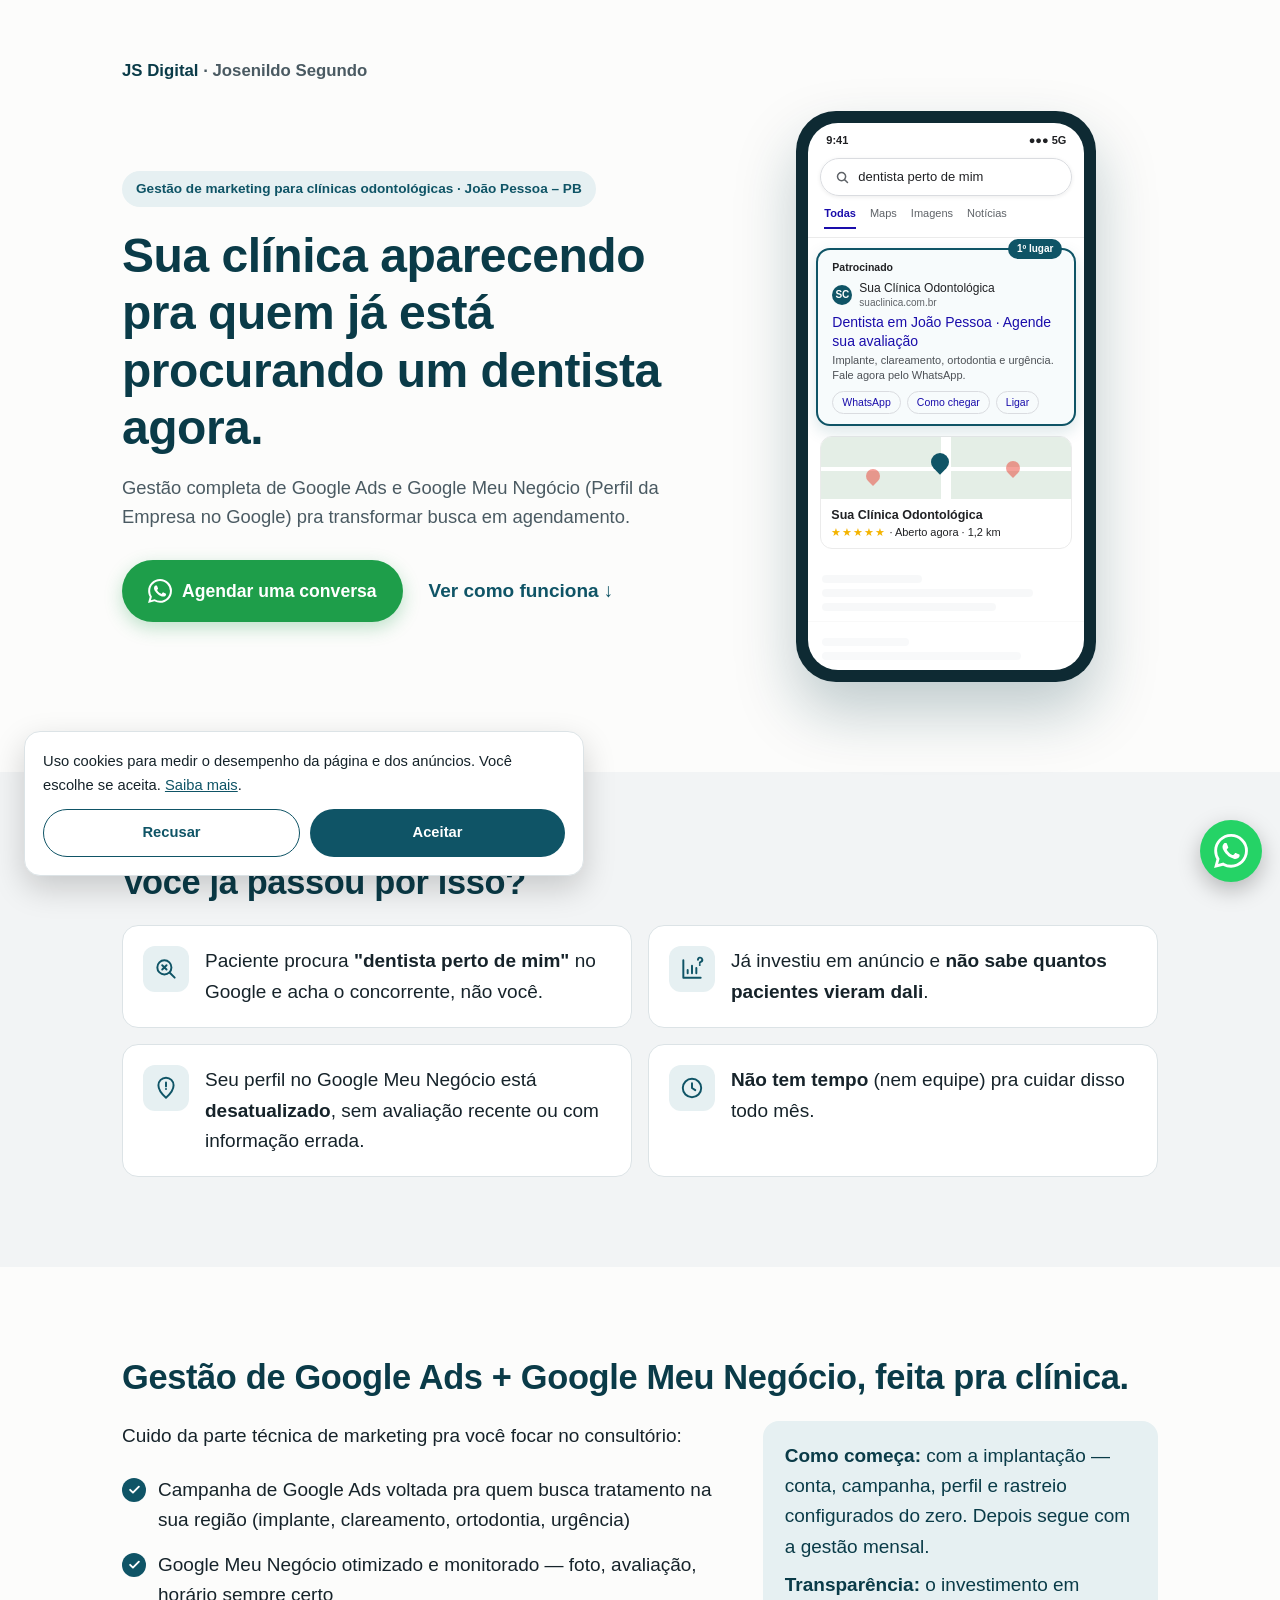
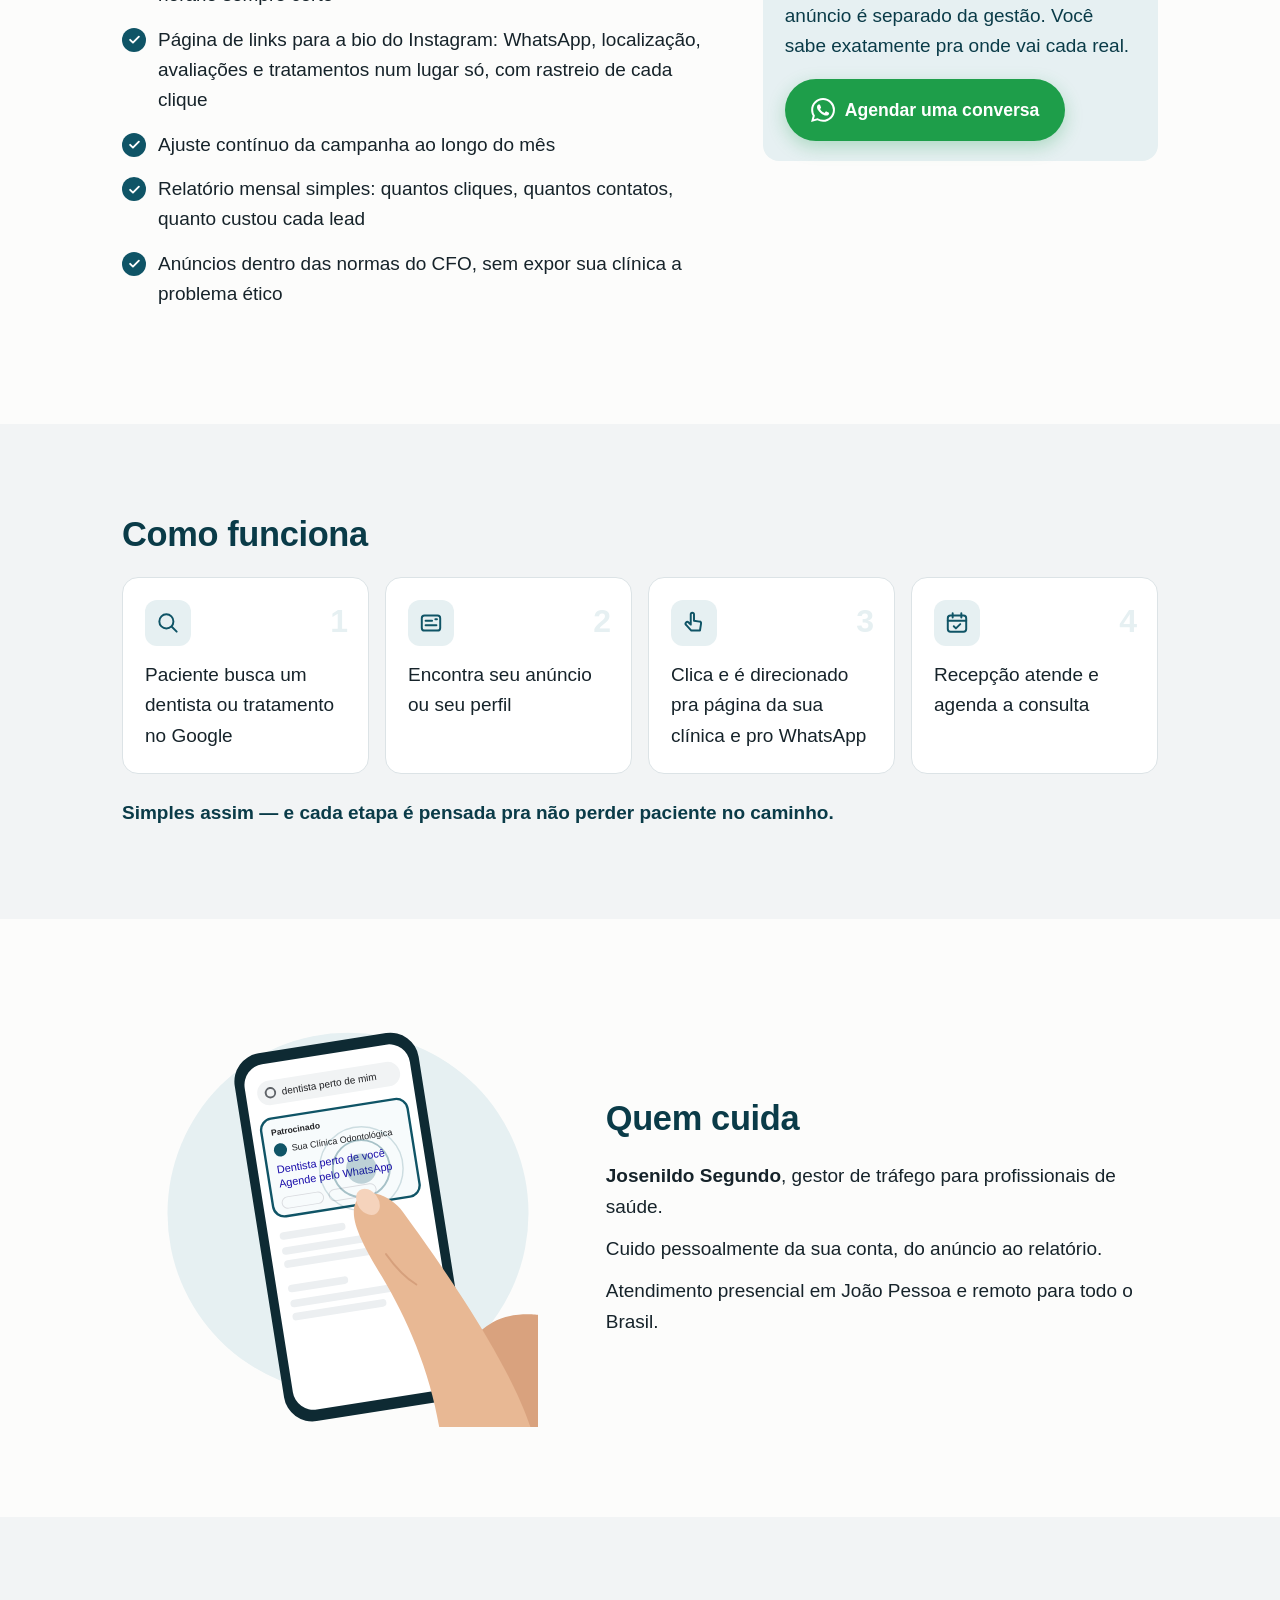
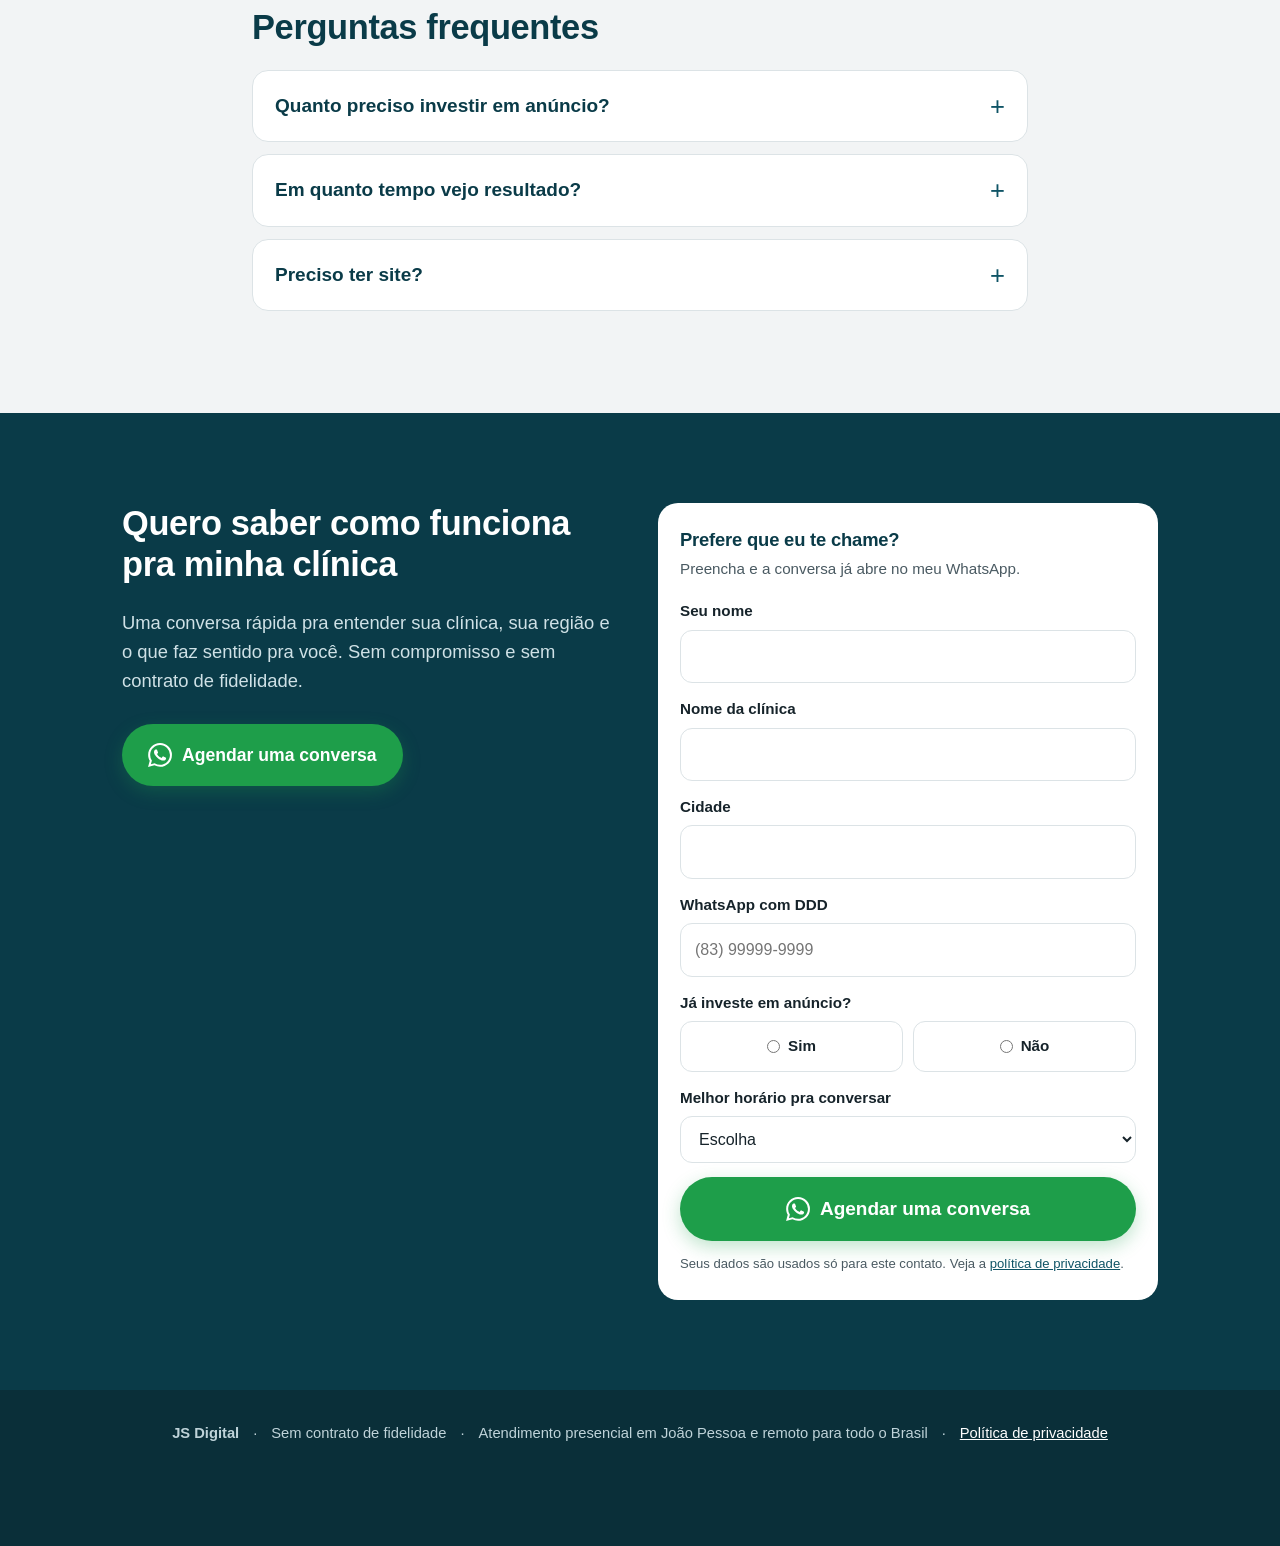
<file: index.html>
<!DOCTYPE html>
<html lang="pt-BR">
<head>
<meta charset="utf-8">
<meta name="viewport" content="width=device-width, initial-scale=1">
<title>JS Digital · Google Ads e Google Meu Negócio para clínicas odontológicas</title>
<meta name="description" content="Gestão completa de Google Ads e Google Meu Negócio para clínicas odontológicas. Sua clínica aparecendo pra quem já está procurando um dentista agora. João Pessoa e todo o Brasil.">
<link rel="canonical" href="https://ekoversobr.github.io/ekodigital/">
<meta property="og:title" content="Sua clínica aparecendo pra quem já está procurando um dentista agora">
<meta property="og:description" content="Gestão de Google Ads e Google Meu Negócio para clínicas odontológicas · JS Digital">
<meta property="og:type" content="website">
<meta property="og:url" content="https://ekoversobr.github.io/ekodigital/">
<meta name="theme-color" content="#0F5466">
<link rel="icon" href="data:image/svg+xml,%3Csvg xmlns='http://www.w3.org/2000/svg' viewBox='0 0 64 64'%3E%3Crect width='64' height='64' rx='14' fill='%230F5466'/%3E%3Ctext x='32' y='42' font-family='Arial' font-weight='800' font-size='26' fill='white' text-anchor='middle'%3EJS%3C/text%3E%3C/svg%3E">
<link rel="stylesheet" href="assets/style.css">

<!-- Consent Mode v2: tudo negado até o visitante escolher -->
<script>
window.dataLayer=window.dataLayer||[];function gtag(){dataLayer.push(arguments);}
gtag('consent','default',{ad_storage:'denied',ad_user_data:'denied',ad_personalization:'denied',analytics_storage:'denied',wait_for_update:500});
gtag('set','ads_data_redaction',true);gtag('set','url_passthrough',true);
try{if(localStorage.getItem('jsd_consent')==='granted'){gtag('consent','update',{ad_storage:'granted',ad_user_data:'granted',ad_personalization:'granted',analytics_storage:'granted'});}}catch(e){}
</script>
<!-- Google Tag Manager (trocar GTM-XXXXXXX) -->
<script>(function(w,d,s,l,i){w[l]=w[l]||[];w[l].push({'gtm.start':new Date().getTime(),event:'gtm.js'});var f=d.getElementsByTagName(s)[0],j=d.createElement(s),dl=l!='dataLayer'?'&l='+l:'';j.async=true;j.src='https://www.googletagmanager.com/gtm.js?id='+i+dl;f.parentNode.insertBefore(j,f);})(window,document,'script','dataLayer','GTM-XXXXXXX');</script>
</head>
<body>
<noscript><iframe src="https://www.googletagmanager.com/ns.html?id=GTM-XXXXXXX" height="0" width="0" style="display:none;visibility:hidden"></iframe></noscript>

<!-- ================= TOPO ================= -->
<section class="hero" data-secao="topo" id="topo">
  <div class="wrap">
    <div class="marca">JS Digital <span>· Josenildo Segundo</span></div>
    <div class="hero-grid" style="margin-top:26px">
      <div>
        <span class="selo">Gestão de marketing para clínicas odontológicas · João Pessoa – PB</span>
        <h1>Sua clínica aparecendo pra quem já está procurando um dentista agora.</h1>
        <p class="sub">Gestão completa de Google Ads e Google Meu Negócio (Perfil da Empresa no Google) pra transformar busca em agendamento.</p>
        <div class="hero-ctas">
          <a class="btn-zap" data-cta="agendar_conversa" target="_blank" rel="noopener"
             href="https://wa.me/5583996224306?text=Ol%C3%A1!%20Quero%20saber%20como%20funciona%20a%20gest%C3%A3o%20para%20minha%20cl%C3%ADnica">
            <svg viewBox="0 0 24 24" fill="#fff" aria-hidden="true"><use href="#zap"/></svg>
            Agendar uma conversa
          </a>
          <a class="btn-sec" href="#como-funciona" data-cta="ver_como_funciona">Ver como funciona ↓</a>
        </div>
      </div>

      <!-- Mockup: busca "dentista perto de mim" com a clínica em 1º -->
      <div aria-label="Ilustração: celular com a busca 'dentista perto de mim' e a sua clínica em primeiro lugar" role="img">
        <div class="celular">
          <div class="tela">
            <div class="status"><span>9:41</span><span>●●● 5G</span></div>
            <div class="busca">
              <svg viewBox="0 0 24 24" fill="none" stroke="#5f6368" stroke-width="2.4" stroke-linecap="round"><circle cx="10.5" cy="10.5" r="6.5"/><path d="M15.5 15.5L20 20"/></svg>
              dentista perto de mim
            </div>
            <div class="abas"><b>Todas</b><span>Maps</span><span>Imagens</span><span>Notícias</span></div>
            <div class="res destaque">
              <span class="tag-1">1º lugar</span>
              <div class="patro">Patrocinado</div>
              <div class="site"><span class="fav">SC</span><span>Sua Clínica Odontológica<small>suaclinica.com.br</small></span></div>
              <div class="titulo-res">Dentista em João Pessoa · Agende sua avaliação</div>
              <div class="desc">Implante, clareamento, ortodontia e urgência. Fale agora pelo WhatsApp.</div>
              <div class="chips"><span>WhatsApp</span><span>Como chegar</span><span>Ligar</span></div>
            </div>
            <div class="mapa">
              <div class="mapa-img"><i class="pin p1"></i><i class="pin p2"></i><i class="pin p3"></i></div>
              <div class="mapa-info"><b>Sua Clínica Odontológica</b><br><span class="estrelas">★★★★★</span> · Aberto agora · 1,2 km</div>
            </div>
            <div class="res apagado"><div class="linha" style="width:40%"></div><div class="linha" style="width:85%"></div><div class="linha" style="width:70%"></div></div>
            <div class="res apagado" style="border:0"><div class="linha" style="width:35%"></div><div class="linha" style="width:80%"></div></div>
          </div>
        </div>
      </div>
    </div>
  </div>
</section>

<!-- ================= DORES ================= -->
<section class="cinza" data-secao="dores" id="dores">
  <div class="wrap">
    <h2>Você já passou por isso?</h2>
    <div class="dores">
      <div class="dor">
        <span class="ico"><svg viewBox="0 0 24 24" fill="none" stroke="currentColor" stroke-width="1.8" stroke-linecap="round" stroke-linejoin="round"><circle cx="10.5" cy="10.5" r="6.5"/><path d="M15.5 15.5L20 20M8.5 8.5l4 4M12.5 8.5l-4 4"/></svg></span>
        <p>Paciente procura <b>"dentista perto de mim"</b> no Google e acha o concorrente, não você.</p>
      </div>
      <div class="dor">
        <span class="ico"><svg viewBox="0 0 24 24" fill="none" stroke="currentColor" stroke-width="1.8" stroke-linecap="round" stroke-linejoin="round"><path d="M4 20V4M4 20h16"/><path d="M8 16v-3M12 16V9M16 16v-5"/><path d="M17.5 3.5a2 2 0 1 1 2.6 1.9c-.6.2-.9.6-.9 1.1M19.2 8.3h.01"/></svg></span>
        <p>Já investiu em anúncio e <b>não sabe quantos pacientes vieram dali</b>.</p>
      </div>
      <div class="dor">
        <span class="ico"><svg viewBox="0 0 24 24" fill="none" stroke="currentColor" stroke-width="1.8" stroke-linecap="round" stroke-linejoin="round"><path d="M12 21s-7-6.1-7-11.5A7 7 0 0 1 19 9.5C19 14.9 12 21 12 21z"/><path d="M12 7v3.5M12 13h.01"/></svg></span>
        <p>Seu perfil no Google Meu Negócio está <b>desatualizado</b>, sem avaliação recente ou com informação errada.</p>
      </div>
      <div class="dor">
        <span class="ico"><svg viewBox="0 0 24 24" fill="none" stroke="currentColor" stroke-width="1.8" stroke-linecap="round" stroke-linejoin="round"><circle cx="12" cy="12" r="8.5"/><path d="M12 7.5V12l3 2"/></svg></span>
        <p><b>Não tem tempo</b> (nem equipe) pra cuidar disso todo mês.</p>
      </div>
    </div>
  </div>
</section>

<!-- ================= SOLUÇÃO ================= -->
<section data-secao="solucao" id="solucao">
  <div class="wrap">
    <h2>Gestão de Google Ads + Google Meu Negócio, feita pra clínica.</h2>
    <div class="solucao-grid">
      <div>
        <p>Cuido da parte técnica de marketing pra você focar no consultório:</p>
        <ul class="lista">
          <li>Campanha de Google Ads voltada pra quem busca tratamento na sua região (implante, clareamento, ortodontia, urgência)</li>
          <li>Google Meu Negócio otimizado e monitorado — foto, avaliação, horário sempre certo</li>
          <li>Página de links para a bio do Instagram: WhatsApp, localização, avaliações e tratamentos num lugar só, com rastreio de cada clique</li>
          <li>Ajuste contínuo da campanha ao longo do mês</li>
          <li>Relatório mensal simples: quantos cliques, quantos contatos, quanto custou cada lead</li>
          <li>Anúncios dentro das normas do CFO, sem expor sua clínica a problema ético</li>
        </ul>
      </div>
      <div class="nota">
        <p><b>Como começa:</b> com a implantação — conta, campanha, perfil e rastreio configurados do zero. Depois segue com a gestão mensal.</p>
        <p><b>Transparência:</b> o investimento em anúncio é separado da gestão. Você sabe exatamente pra onde vai cada real.</p>
        <p style="margin-top:18px"><a class="btn-zap" data-cta="agendar_conversa" target="_blank" rel="noopener"
          href="https://wa.me/5583996224306?text=Ol%C3%A1!%20Quero%20saber%20como%20funciona%20a%20gest%C3%A3o%20para%20minha%20cl%C3%ADnica">
          <svg viewBox="0 0 24 24" fill="#fff" aria-hidden="true"><use href="#zap"/></svg>Agendar uma conversa</a></p>
      </div>
    </div>
  </div>
</section>

<!-- ================= COMO FUNCIONA ================= -->
<section class="cinza" data-secao="como_funciona" id="como-funciona">
  <div class="wrap">
    <h2>Como funciona</h2>
    <div class="passos">
      <div class="passo"><span class="num">1</span>
        <span class="ico"><svg viewBox="0 0 24 24" fill="none" stroke="currentColor" stroke-width="1.8" stroke-linecap="round"><circle cx="10.5" cy="10.5" r="6.5"/><path d="M15.5 15.5L20 20"/></svg></span>
        <p>Paciente busca um dentista ou tratamento no Google</p></div>
      <div class="passo"><span class="num">2</span>
        <span class="ico"><svg viewBox="0 0 24 24" fill="none" stroke="currentColor" stroke-width="1.8" stroke-linecap="round" stroke-linejoin="round"><rect x="3.5" y="5" width="17" height="14" rx="2.5"/><path d="M7 10h6M7 14h10"/><path d="M16 8.5h1.5"/></svg></span>
        <p>Encontra seu anúncio ou seu perfil</p></div>
      <div class="passo"><span class="num">3</span>
        <span class="ico"><svg viewBox="0 0 24 24" fill="none" stroke="currentColor" stroke-width="1.8" stroke-linecap="round" stroke-linejoin="round"><path d="M9 4v9.5l-2-2a1.6 1.6 0 0 0-2.3 2.3L9.5 19h8l1-6.5c.1-.9-.5-1.7-1.4-1.8L12 10V4a1.5 1.5 0 0 0-3 0z"/></svg></span>
        <p>Clica e é direcionado pra página da sua clínica e pro WhatsApp</p></div>
      <div class="passo"><span class="num">4</span>
        <span class="ico"><svg viewBox="0 0 24 24" fill="none" stroke="currentColor" stroke-width="1.8" stroke-linecap="round" stroke-linejoin="round"><rect x="3.5" y="5" width="17" height="15" rx="2.5"/><path d="M3.5 10h17M8 3v4M16 3v4"/><path d="M9 15l2 2 4-4"/></svg></span>
        <p>Recepção atende e agenda a consulta</p></div>
    </div>
    <p class="fecho">Simples assim — e cada etapa é pensada pra não perder paciente no caminho.</p>
  </div>
</section>

<!-- ================= QUEM CUIDA ================= -->
<section data-secao="quem_cuida" id="quem-cuida">
  <div class="wrap quem">
    <div class="ilustra" role="img" aria-label="Ilustração: polegar tocando no anúncio de uma clínica odontológica no resultado da busca do Google">
      <svg viewBox="0 0 400 440" xmlns="http://www.w3.org/2000/svg">
        <circle cx="200" cy="215" r="190" fill="#E6F0F2"/>
        <g transform="rotate(-9 200 220)">
          <rect x="104" y="34" width="196" height="392" rx="30" fill="#0E2A33"/>
          <rect x="114" y="46" width="176" height="368" rx="22" fill="#fff"/>
          <rect x="126" y="64" width="152" height="26" rx="13" fill="#F1F3F4"/>
          <circle cx="140" cy="77" r="5" fill="none" stroke="#5f6368" stroke-width="2"/>
          <text x="152" y="81" font-family="Arial,sans-serif" font-size="10.5" fill="#202124">dentista perto de mim</text>
          <rect x="124" y="104" width="156" height="104" rx="12" fill="#F7FBFC" stroke="#0F5466" stroke-width="2.5"/>
          <text x="134" y="122" font-family="Arial,sans-serif" font-size="9" font-weight="700" fill="#202124">Patrocinado</text>
          <circle cx="141" cy="138" r="7" fill="#0F5466"/>
          <text x="153" y="141" font-family="Arial,sans-serif" font-size="9.5" fill="#202124">Sua Clínica Odontológica</text>
          <text x="134" y="162" font-family="Arial,sans-serif" font-size="11.5" fill="#1a0dab">Dentista perto de você</text>
          <text x="134" y="177" font-family="Arial,sans-serif" font-size="11.5" fill="#1a0dab">Agende pelo WhatsApp</text>
          <rect x="134" y="188" width="44" height="12" rx="6" fill="none" stroke="#DADCE0"/>
          <rect x="184" y="188" width="50" height="12" rx="6" fill="none" stroke="#DADCE0"/>
          <rect x="126" y="224" width="70" height="8" rx="4" fill="#ECEFF1"/>
          <rect x="126" y="240" width="140" height="8" rx="4" fill="#ECEFF1"/>
          <rect x="126" y="254" width="120" height="8" rx="4" fill="#ECEFF1"/>
          <rect x="126" y="280" width="64" height="8" rx="4" fill="#ECEFF1"/>
          <rect x="126" y="296" width="140" height="8" rx="4" fill="#ECEFF1"/>
          <rect x="126" y="310" width="100" height="8" rx="4" fill="#ECEFF1"/>
        </g>
        <!-- toque -->
        <circle cx="214" cy="168" r="16" fill="#0F5466" opacity=".25"/>
        <circle cx="214" cy="168" r="30" fill="none" stroke="#0F5466" stroke-width="2" opacity=".35"/>
        <circle cx="214" cy="168" r="44" fill="none" stroke="#0F5466" stroke-width="1.5" opacity=".18"/>
        <!-- mão: palma e polegar em primeira pessoa -->
        <path d="M300 440 C 300 392, 318 350, 352 330 C 372 318, 400 322, 400 322 L 400 440 Z" fill="#D9A27E"/>
        <path d="M392 440 C 372 380, 318 296, 258 214 C 244 194, 216 186, 208 204 C 201 220, 214 246, 236 282 C 262 326, 286 380, 296 440 Z" fill="#E8B894"/>
        <ellipse cx="221" cy="203" rx="11" ry="15" transform="rotate(-36 221 203)" fill="#F5D3BC"/>
        <path d="M240 258 C 250 272, 262 284, 272 290" fill="none" stroke="#CF9672" stroke-width="2" stroke-linecap="round" opacity=".7"/>
      </svg>
    </div>
    <div>
      <h2>Quem cuida</h2>
      <p><b>Josenildo Segundo</b>, gestor de tráfego para profissionais de saúde.</p>
      <p>Cuido pessoalmente da sua conta, do anúncio ao relatório.</p>
      <p>Atendimento presencial em João Pessoa e remoto para todo o Brasil.</p>
    </div>
  </div>
</section>

<!-- ================= FAQ ================= -->
<section class="cinza faq" data-secao="faq" id="faq">
  <div class="wrap" style="max-width:820px">
    <h2>Perguntas frequentes</h2>
    <details>
      <summary>Quanto preciso investir em anúncio?</summary>
      <p>Depende da sua região, da concorrência e dos tratamentos que você quer divulgar. Uma referência para começar é R$ 30 por dia, mas pode ser menos ou mais. O valor é pago direto ao Google e a gente define junto o que faz sentido pra sua clínica.</p>
    </details>
    <details>
      <summary>Em quanto tempo vejo resultado?</summary>
      <p>Os primeiros cliques e contatos chegam já nos primeiros dias, e em uma semana você recebe o primeiro relatório. A campanha melhora com o tempo: o Google vai aprendendo quem de fato agenda e passa a trazer contatos cada vez mais qualificados. A partir do primeiro mês o resultado fica consistente — e tende a melhorar daí em diante.</p>
    </details>
    <details>
      <summary>Preciso ter site?</summary>
      <p>Não. Criamos uma página da sua clínica, feita pro celular e ligada direto ao WhatsApp, com hospedagem inclusa. Também montamos a página de links da bio do Instagram. Se quiser domínio próprio (.com.br), é só registrar no registro.br. Site institucional completo também desenvolvemos, à parte.</p>
    </details>
  </div>
</section>

<!-- ================= CTA + FORMULÁRIO ================= -->
<section class="cta" data-secao="cta_final" id="contato">
  <div class="wrap cta-grid">
    <div>
      <h2>Quero saber como funciona pra minha clínica</h2>
      <p class="sub">Uma conversa rápida pra entender sua clínica, sua região e o que faz sentido pra você. Sem compromisso e sem contrato de fidelidade.</p>
      <p style="margin-top:28px">
        <a class="btn-zap" data-cta="agendar_conversa" target="_blank" rel="noopener"
           href="https://wa.me/5583996224306?text=Ol%C3%A1!%20Quero%20saber%20como%20funciona%20a%20gest%C3%A3o%20para%20minha%20cl%C3%ADnica">
          <svg viewBox="0 0 24 24" fill="#fff" aria-hidden="true"><use href="#zap"/></svg>
          Agendar uma conversa
        </a>
      </p>
    </div>

    <form class="form" id="form-lead" novalidate>
      <h3>Prefere que eu te chame?</h3>
      <p class="mini">Preencha e a conversa já abre no meu WhatsApp.</p>
      <div class="campo"><label for="f-nome">Seu nome</label><input id="f-nome" name="nome" autocomplete="name" required></div>
      <div class="campo"><label for="f-clinica">Nome da clínica</label><input id="f-clinica" name="clinica" autocomplete="organization" required></div>
      <div class="campo"><label for="f-cidade">Cidade</label><input id="f-cidade" name="cidade" autocomplete="address-level2" required></div>
      <div class="campo"><label for="f-zap">WhatsApp com DDD</label><input id="f-zap" name="whatsapp" type="tel" inputmode="numeric" autocomplete="tel-national" placeholder="(83) 99999-9999" required></div>
      <div class="campo"><fieldset><legend>Já investe em anúncio?</legend>
        <div class="opcoes">
          <label><input type="radio" name="ja_investe" value="Sim" required> Sim</label>
          <label><input type="radio" name="ja_investe" value="Não"> Não</label>
        </div></fieldset></div>
      <div class="campo"><label for="f-horario">Melhor horário pra conversar</label>
        <select id="f-horario" name="melhor_horario" required>
          <option value="">Escolha</option>
          <option>Manhã</option><option>Hora do almoço</option><option>Tarde</option><option>Noite</option>
        </select></div>
      <!-- ocultos -->
      <input type="hidden" name="gclid"><input type="hidden" name="gbraid"><input type="hidden" name="wbraid">
      <input type="hidden" name="utm_source"><input type="hidden" name="utm_medium"><input type="hidden" name="utm_campaign">
      <input type="hidden" name="utm_term"><input type="hidden" name="utm_content">
      <input type="hidden" name="pagina_origem"><input type="hidden" name="referrer">
      <button class="btn-zap" type="submit" style="width:100%;justify-content:center;border:0;cursor:pointer;font:inherit;font-weight:700">
        <svg viewBox="0 0 24 24" fill="#fff" aria-hidden="true"><use href="#zap"/></svg>
        Agendar uma conversa
      </button>
      <p class="erro" role="alert"></p>
      <p class="aviso-form">Seus dados são usados só para este contato. Veja a <a href="privacidade/">política de privacidade</a>.</p>
    </form>
  </div>
</section>

<footer data-secao="rodape">
  <div class="wrap itens">
    <span><b>JS Digital</b></span><span>·</span>
    <span>Sem contrato de fidelidade</span><span>·</span>
    <span>Atendimento presencial em João Pessoa e remoto para todo o Brasil</span><span>·</span>
    <a href="privacidade/">Política de privacidade</a>
  </div>
</footer>

<!-- WhatsApp fixo -->
<a class="zap-fixo" data-secao="whatsapp_fixo" aria-label="Falar no WhatsApp" target="_blank" rel="noopener"
   href="https://wa.me/5583996224306?text=Ol%C3%A1!%20Quero%20saber%20como%20funciona%20a%20gest%C3%A3o%20para%20minha%20cl%C3%ADnica">
  <svg viewBox="0 0 24 24" fill="#fff" aria-hidden="true"><use href="#zap"/></svg>
</a>

<!-- Cookies -->
<div class="cookies" id="cookies" role="dialog" aria-label="Aviso de cookies" data-secao="cookies">
  Uso cookies para medir o desempenho da página e dos anúncios. Você escolhe se aceita. <a href="privacidade/">Saiba mais</a>.
  <div class="acoes"><button class="ck-recusar" type="button">Recusar</button><button class="ck-aceitar" type="button">Aceitar</button></div>
</div>

<!-- Ícone oficial do WhatsApp -->
<svg width="0" height="0" style="position:absolute" aria-hidden="true">
  <symbol id="zap" viewBox="0 0 24 24"><path d="M17.472 14.382c-.297-.149-1.758-.867-2.03-.967-.273-.099-.471-.148-.67.15-.197.297-.767.966-.94 1.164-.173.199-.347.223-.644.075-.297-.15-1.255-.463-2.39-1.475-.883-.788-1.48-1.761-1.653-2.059-.173-.297-.018-.458.13-.606.134-.133.298-.347.446-.52.149-.174.198-.298.298-.497.099-.198.05-.371-.025-.52-.075-.149-.669-1.612-.916-2.207-.242-.579-.487-.5-.669-.51-.173-.008-.371-.01-.57-.01-.198 0-.52.074-.792.372-.272.297-1.04 1.016-1.04 2.479 0 1.462 1.065 2.875 1.213 3.074.149.198 2.096 3.2 5.077 4.487.709.306 1.262.489 1.694.625.712.227 1.36.195 1.871.118.571-.085 1.758-.719 2.006-1.413.248-.694.248-1.289.173-1.413-.074-.124-.272-.198-.57-.347m-5.421 7.403h-.004a9.87 9.87 0 01-5.031-1.378l-.361-.214-3.741.982.998-3.648-.235-.374a9.86 9.86 0 01-1.51-5.26c.001-5.45 4.436-9.884 9.888-9.884 2.64 0 5.122 1.03 6.988 2.898a9.825 9.825 0 012.893 6.994c-.003 5.45-4.437 9.884-9.885 9.884m8.413-18.297A11.815 11.815 0 0012.05 0C5.495 0 .16 5.335.157 11.892c0 2.096.547 4.142 1.588 5.945L.057 24l6.305-1.654a11.882 11.882 0 005.683 1.448h.005c6.554 0 11.89-5.335 11.893-11.893a11.821 11.821 0 00-3.48-8.413Z"/></symbol>
</svg>

<script src="assets/site.js"></script>
</body>
</html>
</file>
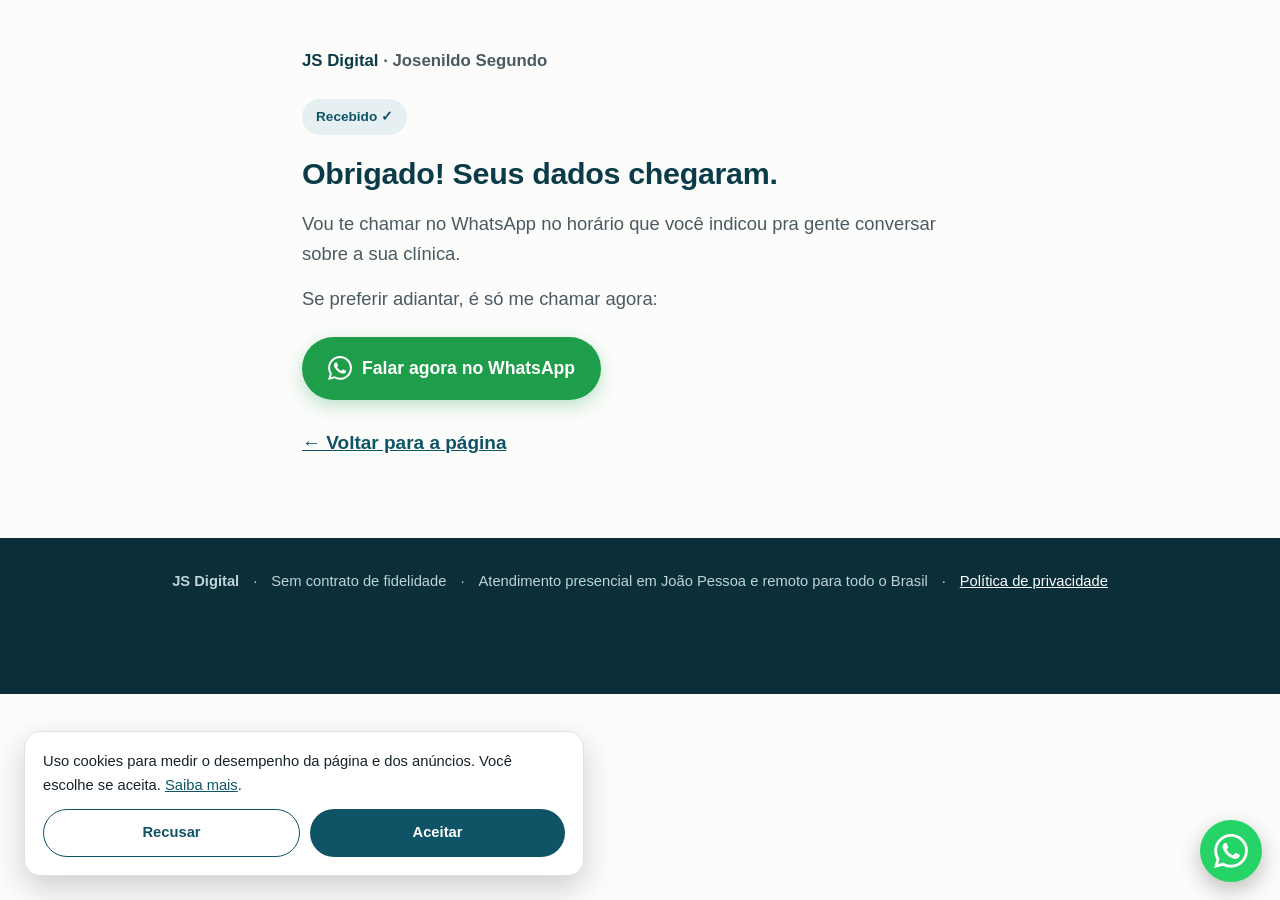
<file: obrigado/index.html>
<!DOCTYPE html>
<html lang="pt-BR">
<head>
<meta charset="utf-8">
<meta name="viewport" content="width=device-width, initial-scale=1">
<title>Obrigado · JS Digital</title>
<meta name="description" content="Recebemos seus dados.">
<meta name="robots" content="noindex">
<meta name="theme-color" content="#0F5466">
<link rel="icon" href="data:image/svg+xml,%3Csvg xmlns='http://www.w3.org/2000/svg' viewBox='0 0 64 64'%3E%3Crect width='64' height='64' rx='14' fill='%230F5466'/%3E%3Ctext x='32' y='42' font-family='Arial' font-weight='800' font-size='26' fill='white' text-anchor='middle'%3EJS%3C/text%3E%3C/svg%3E">
<link rel="stylesheet" href="../assets/style.css">

<!-- Consent Mode v2: tudo negado até o visitante escolher -->
<script>
window.dataLayer=window.dataLayer||[];function gtag(){dataLayer.push(arguments);}
gtag('consent','default',{ad_storage:'denied',ad_user_data:'denied',ad_personalization:'denied',analytics_storage:'denied',wait_for_update:500});
gtag('set','ads_data_redaction',true);gtag('set','url_passthrough',true);
try{if(localStorage.getItem('jsd_consent')==='granted'){gtag('consent','update',{ad_storage:'granted',ad_user_data:'granted',ad_personalization:'granted',analytics_storage:'granted'});}}catch(e){}
</script>
<!-- Google Tag Manager (trocar GTM-XXXXXXX) -->
<script>(function(w,d,s,l,i){w[l]=w[l]||[];w[l].push({'gtm.start':new Date().getTime(),event:'gtm.js'});var f=d.getElementsByTagName(s)[0],j=d.createElement(s),dl=l!='dataLayer'?'&l='+l:'';j.async=true;j.src='https://www.googletagmanager.com/gtm.js?id='+i+dl;f.parentNode.insertBefore(j,f);})(window,document,'script','dataLayer','GTM-XXXXXXX');</script>
</head>
<body>
<noscript><iframe src="https://www.googletagmanager.com/ns.html?id=GTM-XXXXXXX" height="0" width="0" style="display:none;visibility:hidden"></iframe></noscript>
<section class="simples" data-secao="obrigado">
  <div class="wrap" style="max-width:720px">
    <div class="marca" style="padding:0 0 24px">JS Digital <span>· Josenildo Segundo</span></div>
    <span class="selo">Recebido ✓</span>
    <h1>Obrigado! Seus dados chegaram.</h1>
    <p class="sub">Vou te chamar no WhatsApp no horário que você indicou pra gente conversar sobre a sua clínica.</p>
    <p class="sub">Se preferir adiantar, é só me chamar agora:</p>
    <p style="margin-top:24px"><a class="btn-zap" data-cta="whatsapp_obrigado" target="_blank" rel="noopener" href="https://wa.me/5583996224306?text=Ol%C3%A1!%20Quero%20saber%20como%20funciona%20a%20gest%C3%A3o%20para%20minha%20cl%C3%ADnica">
      <svg viewBox="0 0 24 24" fill="#fff" aria-hidden="true"><use href="#zap"/></svg>Falar agora no WhatsApp</a></p>
    <a class="voltar" href="../">← Voltar para a página</a>
  </div>
</section>
<script>window.dataLayer=window.dataLayer||[];dataLayer.push({event:'pagina_obrigado'});</script>
<footer data-secao="rodape">
  <div class="wrap itens">
    <span><b>JS Digital</b></span><span>·</span>
    <span>Sem contrato de fidelidade</span><span>·</span>
    <span>Atendimento presencial em João Pessoa e remoto para todo o Brasil</span><span>·</span>
    <a href="../privacidade/">Política de privacidade</a>
  </div>
</footer>
<a class="zap-fixo" data-secao="whatsapp_fixo" aria-label="Falar no WhatsApp" target="_blank" rel="noopener" href="https://wa.me/5583996224306?text=Ol%C3%A1!%20Quero%20saber%20como%20funciona%20a%20gest%C3%A3o%20para%20minha%20cl%C3%ADnica">
  <svg viewBox="0 0 24 24" fill="#fff" aria-hidden="true"><use href="#zap"/></svg>
</a>
<!-- Cookies -->
<div class="cookies" id="cookies" role="dialog" aria-label="Aviso de cookies" data-secao="cookies">
  Uso cookies para medir o desempenho da página e dos anúncios. Você escolhe se aceita. <a href="../privacidade/">Saiba mais</a>.
  <div class="acoes"><button class="ck-recusar" type="button">Recusar</button><button class="ck-aceitar" type="button">Aceitar</button></div>
</div>

<!-- Ícone oficial do WhatsApp -->
<svg width="0" height="0" style="position:absolute" aria-hidden="true">
  <symbol id="zap" viewBox="0 0 24 24"><path d="M17.472 14.382c-.297-.149-1.758-.867-2.03-.967-.273-.099-.471-.148-.67.15-.197.297-.767.966-.94 1.164-.173.199-.347.223-.644.075-.297-.15-1.255-.463-2.39-1.475-.883-.788-1.48-1.761-1.653-2.059-.173-.297-.018-.458.13-.606.134-.133.298-.347.446-.52.149-.174.198-.298.298-.497.099-.198.05-.371-.025-.52-.075-.149-.669-1.612-.916-2.207-.242-.579-.487-.5-.669-.51-.173-.008-.371-.01-.57-.01-.198 0-.52.074-.792.372-.272.297-1.04 1.016-1.04 2.479 0 1.462 1.065 2.875 1.213 3.074.149.198 2.096 3.2 5.077 4.487.709.306 1.262.489 1.694.625.712.227 1.36.195 1.871.118.571-.085 1.758-.719 2.006-1.413.248-.694.248-1.289.173-1.413-.074-.124-.272-.198-.57-.347m-5.421 7.403h-.004a9.87 9.87 0 01-5.031-1.378l-.361-.214-3.741.982.998-3.648-.235-.374a9.86 9.86 0 01-1.51-5.26c.001-5.45 4.436-9.884 9.888-9.884 2.64 0 5.122 1.03 6.988 2.898a9.825 9.825 0 012.893 6.994c-.003 5.45-4.437 9.884-9.885 9.884m8.413-18.297A11.815 11.815 0 0012.05 0C5.495 0 .16 5.335.157 11.892c0 2.096.547 4.142 1.588 5.945L.057 24l6.305-1.654a11.882 11.882 0 005.683 1.448h.005c6.554 0 11.89-5.335 11.893-11.893a11.821 11.821 0 00-3.48-8.413Z"/></symbol>
</svg>

<script src="../assets/site.js"></script>
</body>
</html>
</file>
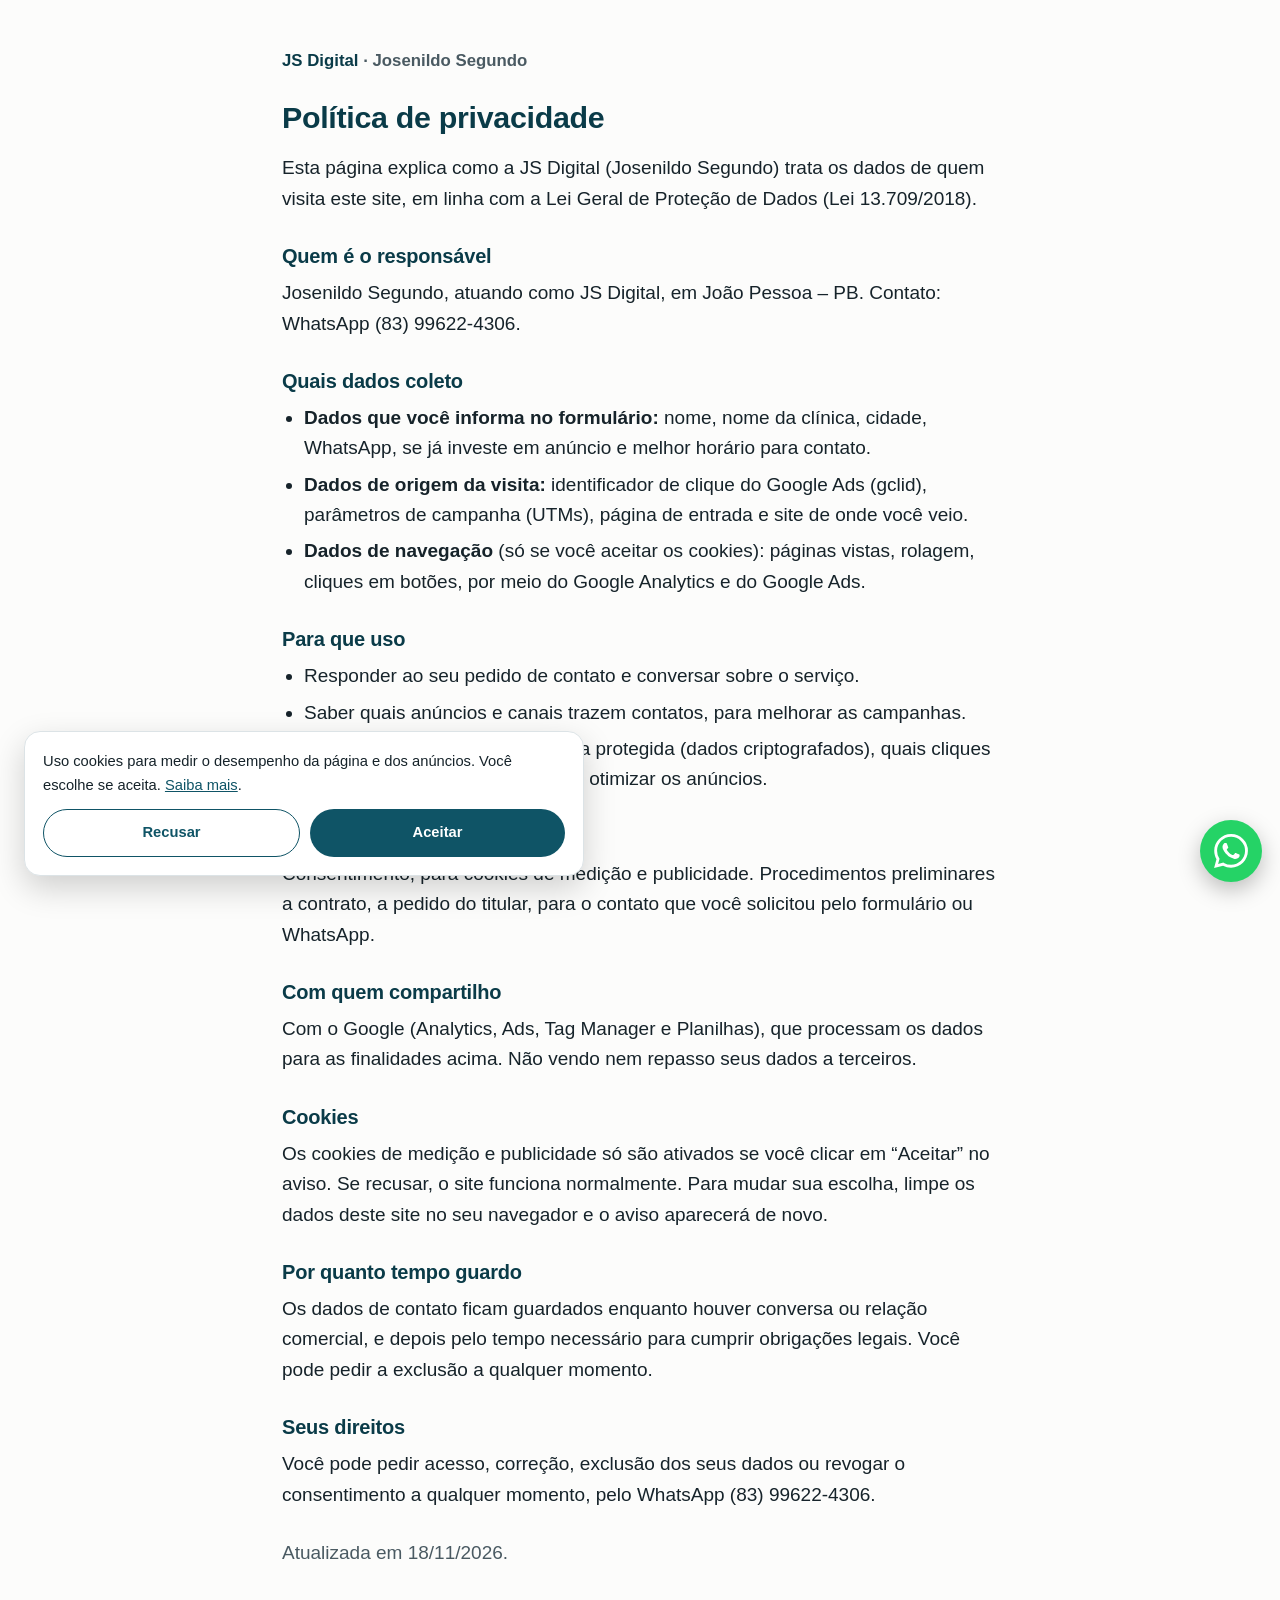
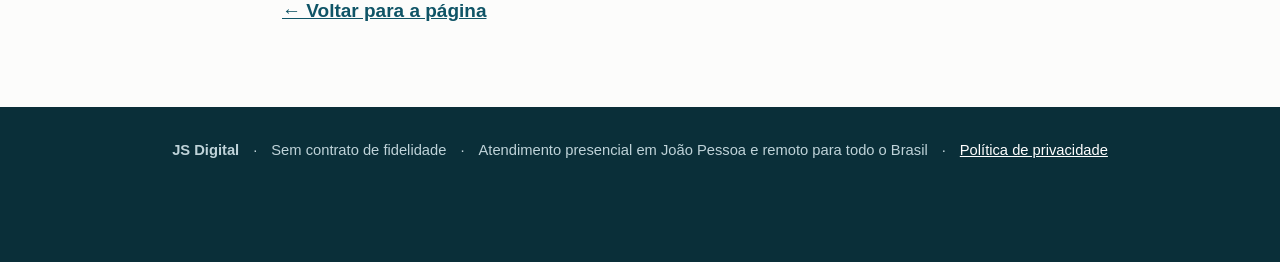
<file: privacidade/index.html>
<!DOCTYPE html>
<html lang="pt-BR">
<head>
<meta charset="utf-8">
<meta name="viewport" content="width=device-width, initial-scale=1">
<title>Política de privacidade · JS Digital</title>
<meta name="description" content="Política de privacidade e cookies da JS Digital.">
<meta name="robots" content="noindex">
<meta name="theme-color" content="#0F5466">
<link rel="icon" href="data:image/svg+xml,%3Csvg xmlns='http://www.w3.org/2000/svg' viewBox='0 0 64 64'%3E%3Crect width='64' height='64' rx='14' fill='%230F5466'/%3E%3Ctext x='32' y='42' font-family='Arial' font-weight='800' font-size='26' fill='white' text-anchor='middle'%3EJS%3C/text%3E%3C/svg%3E">
<link rel="stylesheet" href="../assets/style.css">

<!-- Consent Mode v2: tudo negado até o visitante escolher -->
<script>
window.dataLayer=window.dataLayer||[];function gtag(){dataLayer.push(arguments);}
gtag('consent','default',{ad_storage:'denied',ad_user_data:'denied',ad_personalization:'denied',analytics_storage:'denied',wait_for_update:500});
gtag('set','ads_data_redaction',true);gtag('set','url_passthrough',true);
try{if(localStorage.getItem('jsd_consent')==='granted'){gtag('consent','update',{ad_storage:'granted',ad_user_data:'granted',ad_personalization:'granted',analytics_storage:'granted'});}}catch(e){}
</script>
<!-- Google Tag Manager (trocar GTM-XXXXXXX) -->
<script>(function(w,d,s,l,i){w[l]=w[l]||[];w[l].push({'gtm.start':new Date().getTime(),event:'gtm.js'});var f=d.getElementsByTagName(s)[0],j=d.createElement(s),dl=l!='dataLayer'?'&l='+l:'';j.async=true;j.src='https://www.googletagmanager.com/gtm.js?id='+i+dl;f.parentNode.insertBefore(j,f);})(window,document,'script','dataLayer','GTM-XXXXXXX');</script>
</head>
<body>
<noscript><iframe src="https://www.googletagmanager.com/ns.html?id=GTM-XXXXXXX" height="0" width="0" style="display:none;visibility:hidden"></iframe></noscript>
<section class="simples" data-secao="privacidade">
  <div class="wrap" style="max-width:760px">
    <div class="marca" style="padding:0 0 24px">JS Digital <span>· Josenildo Segundo</span></div>
    <h1>Política de privacidade</h1>
    <p>Esta página explica como a JS Digital (Josenildo Segundo) trata os dados de quem visita este site, em linha com a Lei Geral de Proteção de Dados (Lei 13.709/2018).</p>

    <h2>Quem é o responsável</h2>
    <p>Josenildo Segundo, atuando como JS Digital, em João Pessoa – PB. Contato: WhatsApp (83) 99622-4306.</p>

    <h2>Quais dados coleto</h2>
    <ul>
      <li><b>Dados que você informa no formulário:</b> nome, nome da clínica, cidade, WhatsApp, se já investe em anúncio e melhor horário para contato.</li>
      <li><b>Dados de origem da visita:</b> identificador de clique do Google Ads (gclid), parâmetros de campanha (UTMs), página de entrada e site de onde você veio.</li>
      <li><b>Dados de navegação</b> (só se você aceitar os cookies): páginas vistas, rolagem, cliques em botões, por meio do Google Analytics e do Google Ads.</li>
    </ul>

    <h2>Para que uso</h2>
    <ul>
      <li>Responder ao seu pedido de contato e conversar sobre o serviço.</li>
      <li>Saber quais anúncios e canais trazem contatos, para melhorar as campanhas.</li>
      <li>Informar ao Google Ads, de forma protegida (dados criptografados), quais cliques viraram contato ou contrato, para otimizar os anúncios.</li>
    </ul>

    <h2>Base legal</h2>
    <p>Consentimento, para cookies de medição e publicidade. Procedimentos preliminares a contrato, a pedido do titular, para o contato que você solicitou pelo formulário ou WhatsApp.</p>

    <h2>Com quem compartilho</h2>
    <p>Com o Google (Analytics, Ads, Tag Manager e Planilhas), que processam os dados para as finalidades acima. Não vendo nem repasso seus dados a terceiros.</p>

    <h2>Cookies</h2>
    <p>Os cookies de medição e publicidade só são ativados se você clicar em “Aceitar” no aviso. Se recusar, o site funciona normalmente. Para mudar sua escolha, limpe os dados deste site no seu navegador e o aviso aparecerá de novo.</p>

    <h2>Por quanto tempo guardo</h2>
    <p>Os dados de contato ficam guardados enquanto houver conversa ou relação comercial, e depois pelo tempo necessário para cumprir obrigações legais. Você pode pedir a exclusão a qualquer momento.</p>

    <h2>Seus direitos</h2>
    <p>Você pode pedir acesso, correção, exclusão dos seus dados ou revogar o consentimento a qualquer momento, pelo WhatsApp (83) 99622-4306.</p>

    <p style="margin-top:28px;color:var(--texto-suave)">Atualizada em 18/11/2026.</p>
    <a class="voltar" href="../">← Voltar para a página</a>
  </div>
</section>
<footer data-secao="rodape">
  <div class="wrap itens">
    <span><b>JS Digital</b></span><span>·</span>
    <span>Sem contrato de fidelidade</span><span>·</span>
    <span>Atendimento presencial em João Pessoa e remoto para todo o Brasil</span><span>·</span>
    <a href="../privacidade/">Política de privacidade</a>
  </div>
</footer>
<a class="zap-fixo" data-secao="whatsapp_fixo" aria-label="Falar no WhatsApp" target="_blank" rel="noopener" href="https://wa.me/5583996224306?text=Ol%C3%A1!%20Quero%20saber%20como%20funciona%20a%20gest%C3%A3o%20para%20minha%20cl%C3%ADnica">
  <svg viewBox="0 0 24 24" fill="#fff" aria-hidden="true"><use href="#zap"/></svg>
</a>
<!-- Cookies -->
<div class="cookies" id="cookies" role="dialog" aria-label="Aviso de cookies" data-secao="cookies">
  Uso cookies para medir o desempenho da página e dos anúncios. Você escolhe se aceita. <a href="../privacidade/">Saiba mais</a>.
  <div class="acoes"><button class="ck-recusar" type="button">Recusar</button><button class="ck-aceitar" type="button">Aceitar</button></div>
</div>

<!-- Ícone oficial do WhatsApp -->
<svg width="0" height="0" style="position:absolute" aria-hidden="true">
  <symbol id="zap" viewBox="0 0 24 24"><path d="M17.472 14.382c-.297-.149-1.758-.867-2.03-.967-.273-.099-.471-.148-.67.15-.197.297-.767.966-.94 1.164-.173.199-.347.223-.644.075-.297-.15-1.255-.463-2.39-1.475-.883-.788-1.48-1.761-1.653-2.059-.173-.297-.018-.458.13-.606.134-.133.298-.347.446-.52.149-.174.198-.298.298-.497.099-.198.05-.371-.025-.52-.075-.149-.669-1.612-.916-2.207-.242-.579-.487-.5-.669-.51-.173-.008-.371-.01-.57-.01-.198 0-.52.074-.792.372-.272.297-1.04 1.016-1.04 2.479 0 1.462 1.065 2.875 1.213 3.074.149.198 2.096 3.2 5.077 4.487.709.306 1.262.489 1.694.625.712.227 1.36.195 1.871.118.571-.085 1.758-.719 2.006-1.413.248-.694.248-1.289.173-1.413-.074-.124-.272-.198-.57-.347m-5.421 7.403h-.004a9.87 9.87 0 01-5.031-1.378l-.361-.214-3.741.982.998-3.648-.235-.374a9.86 9.86 0 01-1.51-5.26c.001-5.45 4.436-9.884 9.888-9.884 2.64 0 5.122 1.03 6.988 2.898a9.825 9.825 0 012.893 6.994c-.003 5.45-4.437 9.884-9.885 9.884m8.413-18.297A11.815 11.815 0 0012.05 0C5.495 0 .16 5.335.157 11.892c0 2.096.547 4.142 1.588 5.945L.057 24l6.305-1.654a11.882 11.882 0 005.683 1.448h.005c6.554 0 11.89-5.335 11.893-11.893a11.821 11.821 0 00-3.48-8.413Z"/></symbol>
</svg>

<script src="../assets/site.js"></script>
</body>
</html>
</file>
<file: assets/style.css>
/* JS Digital — landing page | mobile first */
:root{
  --petroleo:#0F5466;
  --petroleo-esc:#0A3B48;
  --petroleo-claro:#E6F0F2;
  --texto:#16232A;
  --texto-suave:#4A5A62;
  --fundo:#FCFCFB;
  --cinza:#F2F4F5;
  --borda:#DCE3E6;
  --zap:#1E9E4A;
  --zap-hover:#178A3F;
  --zap-icone:#25D366;
  --raio:16px;
  --max:1080px;
}
*{box-sizing:border-box;margin:0;padding:0}
html{scroll-behavior:smooth;-webkit-text-size-adjust:100%}
body{
  font-family:-apple-system,BlinkMacSystemFont,"Segoe UI",Roboto,"Helvetica Neue",Arial,sans-serif;
  font-size:18px;line-height:1.6;color:var(--texto);background:var(--fundo);
}
img,svg{display:block;max-width:100%}
a{color:var(--petroleo)}
.wrap{max-width:var(--max);margin:0 auto;padding:0 22px}
section{padding:64px 0}
.cinza{background:var(--cinza)}
h1,h2,h3{line-height:1.2;color:var(--petroleo-esc);letter-spacing:-.01em}
h1{font-size:2.1rem;font-weight:800}
h2{font-size:1.7rem;font-weight:800;margin-bottom:22px}
h3{font-size:1.15rem;font-weight:700}
p+p{margin-top:12px}
.sub{font-size:1.15rem;color:var(--texto-suave);margin-top:16px}

/* Botões */
.btn-zap{
  display:inline-flex;align-items:center;justify-content:center;gap:10px;
  background:var(--zap);color:#fff;text-decoration:none;font-weight:700;font-size:1.1rem;
  padding:17px 26px;border-radius:999px;border:0;cursor:pointer;min-height:56px;
  box-shadow:0 6px 18px rgba(30,158,74,.28);transition:background .15s,transform .15s;
}
.btn-zap:hover{background:var(--zap-hover);transform:translateY(-1px)}
.btn-zap svg{width:24px;height:24px;flex:none}
.btn-sec{
  display:inline-flex;align-items:center;justify-content:center;
  color:var(--petroleo);font-weight:700;text-decoration:none;padding:14px 8px;
}
.btn-sec:hover{text-decoration:underline}

/* Topo */
.hero{padding:34px 0 56px;background:var(--fundo)}
.hero-grid{display:grid;gap:40px;align-items:center}
.selo{
  display:inline-block;font-size:.85rem;font-weight:700;color:var(--petroleo);
  background:var(--petroleo-claro);padding:7px 14px;border-radius:999px;margin-bottom:20px;
}
.hero-ctas{display:flex;flex-direction:column;gap:6px;margin-top:28px;align-items:flex-start}
.marca{font-weight:800;color:var(--petroleo-esc);font-size:1.05rem;padding:18px 0 0}
.marca span{color:var(--texto-suave);font-weight:600}

/* Mockup celular */
.celular{
  width:300px;max-width:100%;margin:0 auto;background:#0E2A33;border-radius:40px;padding:12px;
  box-shadow:0 30px 60px rgba(10,59,72,.25);
}
.tela{background:#fff;border-radius:30px;overflow:hidden;font-size:12px;line-height:1.4;color:#202124}
.status{display:flex;justify-content:space-between;padding:10px 18px 4px;font-weight:700;font-size:11px}
.busca{
  margin:6px 12px 8px;display:flex;align-items:center;gap:8px;border:1px solid #DADCE0;
  border-radius:999px;padding:9px 14px;font-size:13px;box-shadow:0 1px 4px rgba(0,0,0,.08)
}
.busca svg{width:15px;height:15px;flex:none}
.abas{display:flex;gap:14px;padding:2px 16px 8px;font-size:11px;color:#5f6368;border-bottom:1px solid #EBEBEB}
.abas b{color:#1a0dab;border-bottom:2px solid #1a0dab;padding-bottom:5px}
.res{padding:10px 14px;border-bottom:1px solid #F1F1F1}
.res.destaque{
  position:relative;margin:10px 8px;border:2px solid var(--petroleo);border-radius:14px;
  background:#F7FBFC;box-shadow:0 6px 16px rgba(15,84,102,.15)
}
.tag-1{
  position:absolute;top:-11px;right:12px;background:var(--petroleo);color:#fff;
  font-size:10px;font-weight:800;padding:3px 9px;border-radius:999px
}
.patro{font-weight:700;font-size:10.5px}
.site{display:flex;align-items:center;gap:7px;margin:5px 0 3px}
.fav{width:20px;height:20px;border-radius:50%;background:var(--petroleo);color:#fff;
  display:grid;place-items:center;font-size:10px;font-weight:800}
.site small{display:block;color:#5f6368;font-size:10px}
.titulo-res{color:#1a0dab;font-size:14px;line-height:1.3}
.desc{color:#4d5156;font-size:11px;margin-top:3px}
.chips{display:flex;gap:6px;margin-top:8px}
.chips span{border:1px solid #DADCE0;border-radius:999px;padding:3px 9px;font-size:10.5px;color:#1a0dab}
.mapa{margin:4px 12px 10px;border:1px solid #EBEBEB;border-radius:12px;overflow:hidden}
.mapa-img{height:62px;background:
  linear-gradient(90deg,transparent 48%,#fff 48%,#fff 52%,transparent 52%),
  linear-gradient(0deg,transparent 45%,#fff 45%,#fff 52%,transparent 52%),
  #E4EEE6;position:relative}
.pin{position:absolute;width:14px;height:14px;border-radius:50% 50% 50% 0;transform:rotate(-45deg);background:#EA4335}
.pin.p1{left:44%;top:16px;background:var(--petroleo);width:18px;height:18px}
.pin.p2{left:18%;top:32px;opacity:.5}
.pin.p3{left:74%;top:24px;opacity:.5}
.mapa-info{padding:8px 10px;font-size:11px}
.mapa-info b{font-size:12.5px}
.estrelas{color:#F4B400;letter-spacing:1px}
.res.apagado{opacity:.38}
.linha{height:8px;background:#ECEFF1;border-radius:4px;margin-top:6px}

/* Dores */
.dores{display:grid;gap:16px}
.dor{display:flex;gap:16px;align-items:flex-start;background:#fff;border:1px solid var(--borda);
  border-radius:var(--raio);padding:20px}
.ico{width:46px;height:46px;flex:none;border-radius:12px;background:var(--petroleo-claro);
  display:grid;place-items:center;color:var(--petroleo)}
.ico svg{width:26px;height:26px}

/* Solução */
.lista{list-style:none;display:grid;gap:14px;margin:24px 0}
.lista li{display:flex;gap:12px;align-items:flex-start}
.lista li::before{
  content:"";flex:none;width:24px;height:24px;margin-top:3px;border-radius:50%;
  background:var(--petroleo) url("data:image/svg+xml,%3Csvg xmlns='http://www.w3.org/2000/svg' viewBox='0 0 24 24' fill='none' stroke='white' stroke-width='3' stroke-linecap='round' stroke-linejoin='round'%3E%3Cpath d='M5 12.5l4.5 4.5L19 7.5'/%3E%3C/svg%3E") center/15px no-repeat;
}
.nota{background:var(--petroleo-claro);border-radius:var(--raio);padding:20px 22px;color:var(--petroleo-esc)}
.nota p+p{margin-top:8px}

/* Como funciona */
.passos{display:grid;gap:16px;counter-reset:p}
.passo{background:#fff;border:1px solid var(--borda);border-radius:var(--raio);padding:22px;position:relative}
.passo .ico{margin-bottom:14px}
.passo .num{position:absolute;top:18px;right:20px;font-size:2rem;font-weight:800;color:var(--petroleo-claro)}
.fecho{margin-top:24px;font-weight:600;color:var(--petroleo-esc)}

/* Quem cuida */
.quem{display:grid;gap:32px;align-items:center}
.ilustra{max-width:380px;margin:0 auto;width:100%}

/* FAQ */
.faq details{background:#fff;border:1px solid var(--borda);border-radius:var(--raio);margin-bottom:12px}
.faq summary{cursor:pointer;list-style:none;padding:20px 52px 20px 22px;font-weight:700;position:relative;color:var(--petroleo-esc)}
.faq summary::-webkit-details-marker{display:none}
.faq summary::after{content:"+";position:absolute;right:22px;top:50%;transform:translateY(-50%);font-size:1.6rem;font-weight:400;color:var(--petroleo)}
.faq details[open] summary::after{content:"–"}
.faq details p{padding:0 22px 20px;color:var(--texto-suave)}

/* CTA + formulário */
.cta{background:var(--petroleo-esc);color:#fff}
.cta h2{color:#fff}
.cta .sub{color:#CFE1E6}
.cta-grid{display:grid;gap:36px}
.form{background:#fff;color:var(--texto);border-radius:20px;padding:26px 22px}
.form h3{margin-bottom:6px}
.form .mini{font-size:.95rem;color:var(--texto-suave);margin-bottom:18px}
.campo{margin-bottom:14px}
.campo label,.campo legend{display:block;font-weight:600;font-size:.95rem;margin-bottom:6px}
.campo input,.campo select{
  width:100%;font:inherit;font-size:1rem;padding:13px 14px;border:1.5px solid var(--borda);
  border-radius:12px;background:#fff;color:var(--texto)
}
.campo input:focus,.campo select:focus{outline:none;border-color:var(--petroleo);box-shadow:0 0 0 3px var(--petroleo-claro)}
.campo fieldset{border:0}
.opcoes{display:flex;gap:10px}
.opcoes label{flex:1;display:flex;align-items:center;justify-content:center;gap:8px;border:1.5px solid var(--borda);
  border-radius:12px;padding:12px;font-weight:600;cursor:pointer;margin:0}
.opcoes input{width:auto;accent-color:var(--petroleo)}
.btn-form{width:100%;background:var(--petroleo);color:#fff;font:inherit;font-weight:700;font-size:1.05rem;
  border:0;border-radius:999px;padding:16px;cursor:pointer;min-height:54px}
.btn-form:hover{background:var(--petroleo-esc)}
.btn-form[disabled]{opacity:.6;cursor:wait}
.aviso-form{font-size:.82rem;color:var(--texto-suave);margin-top:12px}
.erro{color:#B3261E;font-size:.9rem;margin-top:8px;display:none}

/* Rodapé */
footer{background:#0A2F39;color:#BFD3D9;padding:32px 0 100px;font-size:.92rem;text-align:center}
footer a{color:#fff}
footer .itens{display:flex;flex-wrap:wrap;justify-content:center;gap:6px 14px}

/* WhatsApp flutuante */
.zap-fixo{
  position:fixed;right:18px;bottom:18px;z-index:60;width:62px;height:62px;border-radius:50%;
  background:var(--zap-icone);display:grid;place-items:center;box-shadow:0 8px 22px rgba(0,0,0,.25);
  transition:transform .15s
}
.zap-fixo:hover{transform:scale(1.06)}
.zap-fixo svg{width:34px;height:34px}

/* Cookies */
.cookies{
  position:fixed;left:12px;right:12px;bottom:12px;z-index:70;background:#fff;border:1px solid var(--borda);
  border-radius:16px;padding:18px;box-shadow:0 12px 32px rgba(0,0,0,.18);font-size:.92rem;display:none;max-width:560px
}
.cookies.ativo{display:block}
.cookies .acoes{display:flex;gap:10px;margin-top:12px}
.cookies button{flex:1;font:inherit;font-weight:700;border-radius:999px;padding:11px;cursor:pointer}
.ck-aceitar{background:var(--petroleo);color:#fff;border:0}
.ck-recusar{background:#fff;color:var(--petroleo);border:1.5px solid var(--petroleo)}

/* Páginas internas */
.simples{padding:48px 0 80px}
.simples h1{font-size:1.9rem;margin-bottom:18px}
.simples h2{font-size:1.25rem;margin:30px 0 10px}
.simples ul{padding-left:22px}
.simples li{margin-top:6px}
.voltar{display:inline-block;margin-top:28px;font-weight:700}

@media(min-width:860px){
  body{font-size:19px}
  h1{font-size:3rem}
  h2{font-size:2.15rem}
  section{padding:90px 0}
  .hero{padding:40px 0 90px}
  .hero-grid{grid-template-columns:1.15fr .85fr}
  .hero-ctas{flex-direction:row;align-items:center;gap:18px}
  .dores{grid-template-columns:1fr 1fr}
  .passos{grid-template-columns:repeat(4,1fr)}
  .quem{grid-template-columns:.9fr 1.1fr}
  .cta-grid{grid-template-columns:1fr 1fr;align-items:start}
  .solucao-grid{display:grid;grid-template-columns:1.2fr .8fr;gap:48px;align-items:start}
  .cookies{left:24px;bottom:24px}
}
@media(prefers-reduced-motion:reduce){*{scroll-behavior:auto!important;transition:none!important}}
</file>
